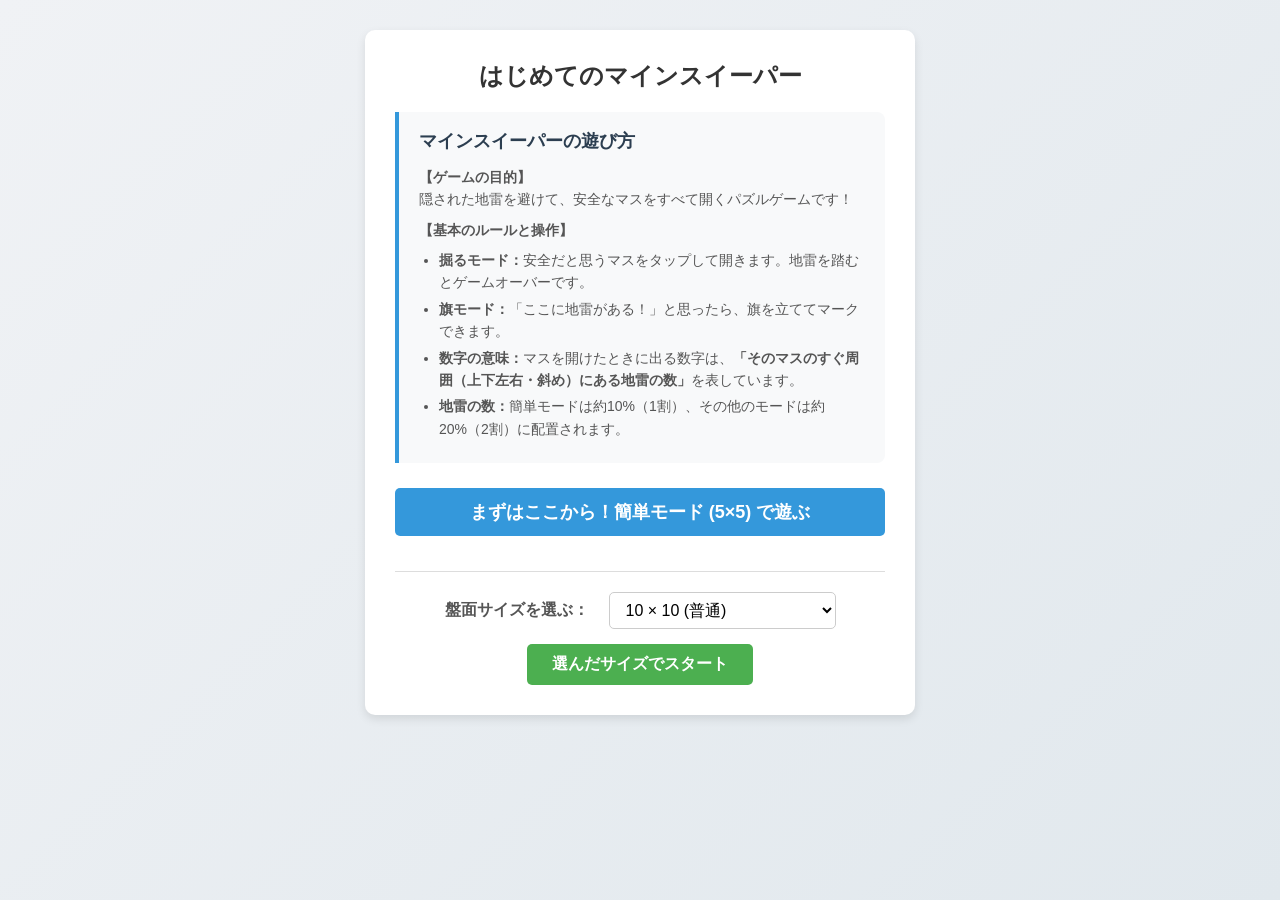
<file: index.html>
<!DOCTYPE html>
<html lang="ja">
<head>
    <meta charset="UTF-8">
    <meta name="viewport" content="width=device-width, initial-scale=1.0">
    <title>初めてのマインスイーパー</title>
    <link rel="stylesheet" href="style.css">
</head>
<body class="home-body">
    <div class="menu-container">
        <h1>はじめてのマインスイーパー</h1>
        
        <div class="guide-section">
            <h2>マインスイーパーの遊び方</h2>
            <p><strong>【ゲームの目的】</strong><br>
            隠された地雷を避けて、安全なマスをすべて開くパズルゲームです！</p>
            
            <p><strong>【基本のルールと操作】</strong></p>
            <ul>
                <li><strong>掘るモード：</strong>安全だと思うマスをタップして開きます。地雷を踏むとゲームオーバーです。</li>
                <li><strong>旗モード：</strong>「ここに地雷がある！」と思ったら、旗を立ててマークできます。</li>
                <li><strong>数字の意味：</strong>マスを開けたときに出る数字は、<strong>「そのマスのすぐ周囲（上下左右・斜め）にある地雷の数」</strong>を表しています。</li>
                <li><strong>地雷の数：</strong>簡単モードは約10%（1割）、その他のモードは約20%（2割）に配置されます。</li>
            </ul>
        </div>

        <div class="start-section">
            <!-- 簡単モードボタン：地雷1割（アシスト・救済なし） -->
            <button type="button" class="btn-primary btn-beginner" onclick="startBeginnerGame()">
                まずはここから！簡単モード (5×5) で遊ぶ
            </button>
        </div>

        <hr class="divider">

        <div class="normal-select-area">
            <label for="size"><strong>盤面サイズを選ぶ：</strong></label>
            <select id="size">
                <option value="5">5 × 5 (簡単)</option>
                <option value="10" selected>10 × 10 (普通)</option>
                <option value="15">15 × 15 (ちょっと難しい)</option>
                <option value="20">20 × 20 (上級者向け)</option>
            </select>
        </div>
        <div style="text-align: center;">
            <button type="button" class="btn-primary" onclick="startCustomGame()">選んだサイズでスタート</button>
        </div>
    </div>

    <script>
        function startBeginnerGame() {
            window.location.href = `game.html?size=5&mode=beginner`;
        }

        function startCustomGame() {
            const size = document.getElementById("size").value;
            window.location.href = `game.html?size=${size}`;
        }
    </script>
</body>
</html>
</file>
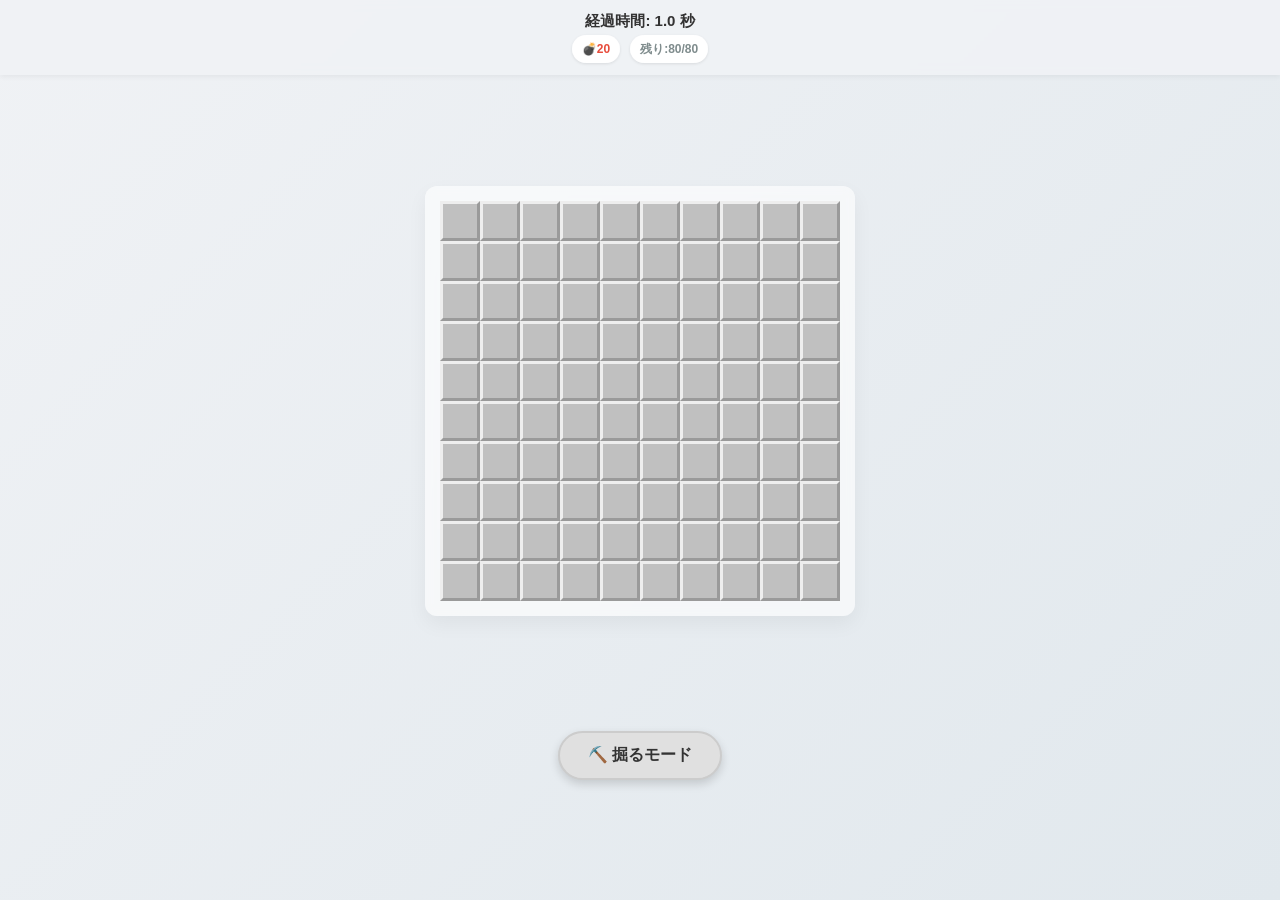
<file: game.html>
<!DOCTYPE html>
<html lang="ja">
<head>
    <meta charset="UTF-8">
    <meta name="viewport" content="width=device-width, initial-scale=1.0">
    <title>Minesweeper</title>
    <link rel="stylesheet" href="style.css">
</head>
<body>
    <canvas id="confetti-canvas"></canvas>

    <!-- 画面上部のヘッダーエリア -->
    <div class="game-header">
        <h3 id="timer-display">経過時間: 0.0 秒</h3>
        <div id="info-displays-container">
            <div id="bomb-display">
                💣 <span id="total-bomb-count">0</span>
            </div>
            <div id="remaining-display">
                残り: <span id="remaining-count">0</span>/<span id="total-count">0</span>
            </div>
        </div>
    </div>

    <!-- ゲーム画面レイアウト -->
    <div class="game-wrapper">
        <div class="board-scroll-area">
            <div id="board-container"></div>
        </div>

        <div class="mode-toggle-container">
            <button id="mode-toggle-btn" onclick="toggleMode()">
                ⛏️ 掘るモード
            </button>
        </div>
    </div>

    <div id="combo-display">
        <span id="combo-text"></span>
    </div>

    <div id="result-modal" class="modal-overlay">
        <div class="modal-content">
            <div id="modal-message"></div>
        </div>
    </div>

    <script src="main.js"></script>
</body>
</html>
</file>
<file: style.css>
body {
    font-family: sans-serif;
    margin: 0;
    background: linear-gradient(135deg, #f0f2f5 0%, #e1e8ed 100%);
    overflow-x: hidden;
    height: 100vh;
    overflow: hidden;
}

/* --- トップ画面用スタイル --- */
.home-body {
    display: flex;
    flex-direction: column;
    align-items: center;
    justify-content: flex-start;
    min-height: 100vh;
    padding: 30px 15px;
    box-sizing: border-box;
    overflow-y: auto;
}

.menu-container {
    background-color: #ffffff;
    padding: 30px;
    border-radius: 10px;
    box-shadow: 0 4px 10px rgba(0, 0, 0, 0.1);
    max-width: 550px;
    width: 100%;
    text-align: left;
    box-sizing: border-box;
}

.menu-container h1 {
    font-size: 24px;
    color: #333;
    margin-top: 0;
    margin-bottom: 20px;
    text-align: center;
}

.guide-section {
    background-color: #f8f9fa;
    border-left: 4px solid #3498db;
    padding: 15px 20px;
    margin: 20px 0;
    border-radius: 0 8px 8px 0;
    line-height: 1.6;
}

.guide-section h2 {
    font-size: 18px;
    color: #2c3e50;
    margin-top: 0;
    margin-bottom: 10px;
}

.guide-section p, .guide-section ul {
    font-size: 14px;
    color: #555;
    margin: 8px 0;
}

.guide-section ul {
    padding-left: 20px;
}

.guide-section li {
    margin-bottom: 4px;
}

.start-section {
    text-align: center;
    margin-top: 25px;
}

.menu-container label {
    font-size: 16px;
    font-weight: bold;
    color: #555;
    margin-right: 10px;
}

.menu-container select {
    padding: 8px 12px;
    font-size: 16px;
    border-radius: 5px;
    border: 1px solid #ccc;
    background-color: #fff;
}

.btn-primary {
    padding: 10px 25px;
    font-size: 16px;
    font-weight: bold;
    color: #fff;
    background-color: #4CAF50;
    border: none;
    border-radius: 5px;
    cursor: pointer;
    transition: background-color 0.2s;
}

.btn-primary:hover {
    background-color: #45a049;
}

.btn-beginner {
    background-color: #3498db;
    width: 100%;
    padding: 12px;
    font-size: 18px;
    margin-bottom: 15px;
}

.btn-beginner:hover {
    background-color: #2980b9;
}

.divider {
    margin: 20px 0;
    border: none;
    border-top: 1px solid #ddd;
}

.normal-select-area {
    display: flex;
    align-items: center;
    justify-content: center;
    gap: 10px;
    margin-bottom: 15px;
    flex-wrap: wrap;
}

/* --- ゲーム画面用スタイル --- */
.cell {
    width: 40px; height: 40px; font-size: 20px; font-weight: bold;
    background-color: #c0c0c0; border: 3px outset #eee; cursor: pointer;
    vertical-align: top; text-align: center; padding: 0; flex-shrink: 0;
    touch-action: manipulation;
}
.cell:disabled {
    background-color: #e0e0e0; border: 1px solid #999; cursor: default;
}
.num-1 { color: blue; }
.num-2 { color: green; }
.num-3 { color: red; }
.num-4 { color: darkblue; }
.num-5 { color: darkred; }
.num-6 { color: teal; }
.num-7 { color: black; }
.num-8 { color: gray; }

/* ヘッダーを画面上部に固定 */
.game-header {
    position: fixed;
    top: 0;
    left: 0;
    width: 100vw;
    height: 75px;
    background: rgba(240, 242, 245, 0.95);
    backdrop-filter: blur(5px);
    display: flex;
    flex-direction: column;
    align-items: center;
    justify-content: center;
    z-index: 100;
    box-shadow: 0 2px 5px rgba(0,0,0,0.05);
    box-sizing: border-box;
}

#timer-display {
    margin: 0 0 4px 0;
    font-size: 15px;
    text-align: center;
    font-weight: bold;
    color: #333;
}

#info-displays-container {
    display: flex;
    gap: 10px;
    justify-content: center;
    transition: opacity 0.2s ease;
}

#bomb-display, #remaining-display {
    height: 28px;
    display: flex;
    align-items: center;
    justify-content: center;
    white-space: nowrap;
    box-sizing: border-box;
    font-size: 12px;
    font-weight: bold;
    background-color: rgba(255, 255, 255, 0.95);
    padding: 0 10px;
    border-radius: 14px;
    box-shadow: 0 1px 3px rgba(0,0,0,0.1);
}

#bomb-display { color: #e74c3c; }
#remaining-display { color: #7f8c8d; }

/* ゲーム全体のラッパー */
.game-wrapper {
    display: flex;
    flex-direction: column;
    align-items: center; 
    justify-content: center;
    width: 100vw;
    height: 100vh;
    padding: 80px 0 20px 0;
    box-sizing: border-box;
}

/* 盤面のスクロールエリア */
.board-scroll-area {
    display: flex;
    justify-content: flex-start;
    align-items: flex-start;
    width: 100%;
    max-width: 100vw;
    height: 100%;
    overflow: auto;
    padding: 10px 40px 50px 40px; 
    box-sizing: border-box;
    -webkit-overflow-scrolling: touch;
    scroll-behavior: smooth; 
}

@media screen and (min-width: 768px) {
    .board-scroll-area {
        padding: 10px 50px 0px 50px; 
    }
}

.board-row {
    display: flex;
    justify-content: center; 
}

#board-container {
    display: flex;
    flex-direction: column;
    align-items: center;
    margin: auto;
    background: rgba(255, 255, 255, 0.6);
    padding: 15px;
    border-radius: 12px;
    box-shadow: 0 8px 20px rgba(0, 0, 0, 0.05);
    backdrop-filter: blur(5px);
    flex-shrink: 0;
}

/* モード切替ボタンの調整 */
.mode-toggle-container {
    text-align: center;
    position: relative;
    bottom: auto;
    left: auto;
    transform: none;
    z-index: 100;
    flex-shrink: 0;
}

#mode-toggle-btn {
    padding: 12px 28px;
    font-size: 16px;
    font-weight: bold;
    border-radius: 30px;
    border: 2px solid #ccc;
    color: #333333;
    background-color: #e0e0e0;
    cursor: pointer;
    box-shadow: 0 4px 10px rgba(0, 0, 0, 0.15);
    transition: background-color 0.2s, transform 0.1s;
    -webkit-tap-highlight-color: transparent;
}

#mode-toggle-btn:active {
    transform: scale(0.95);
}

/* 盤面サイズごとの余白・レイアウト微調整 */
body.board-size-5 .mode-toggle-container { margin-top: 20px; margin-bottom: 250px; }
body.board-size-10 .mode-toggle-container { margin-top: 20px; margin-bottom: 100px; }
body.board-size-15 .mode-toggle-container { margin-top: 20px; margin-bottom: 50px; }

body.board-size-20 .game-wrapper { padding-top: 75px; padding-bottom: 10px; }
body.board-size-20 .board-scroll-area { padding: 5px 20px 60px 20px; }
body.board-size-20 .mode-toggle-container { margin-top: 8px; margin-bottom: 10px; }
body.board-size-20 #mode-toggle-btn { padding: 8px 20px; font-size: 14px; }

/* --- コンボパネルデザイン（画面右上に配置） --- */
#combo-display {
    position: fixed;
    top: 15px;
    right: 15px;
    background-color: #fff9e6;
    border: 2px solid #f39c12;
    height: 36px; 
    min-width: 110px;
    box-sizing: border-box;
    padding: 0 14px;
    border-radius: 18px; 
    filter: drop-shadow(0 2px 5px rgba(0, 0, 0, 0.15));
    pointer-events: none;
    opacity: 0;
    transform: translateY(-10px);
    transition: opacity 0.3s ease, transform 0.3s ease;
    display: flex;
    align-items: center;
    justify-content: center;
    z-index: 200; 
}

#combo-display.combo-active {
    opacity: 1;
    transform: translateY(0);
}

#combo-text {
    font-size: 14px;
    font-weight: bold;
    color: #d35400;
    display: inline-block; 
}

.combo-pop {
    animation: bounce-anim 0.15s ease-out;
}

@keyframes bounce-anim {
    0%   { transform: scale(1); }
    50%  { transform: scale(1.15); }
    100% { transform: scale(1); }
}

/* モーダルウィンドウ */
.modal-overlay {
    position: fixed;
    top: 0; left: 0;
    width: 100vw; height: 100vh;
    background-color: rgba(0, 0, 0, 0.3);
    display: flex;
    align-items: center;
    justify-content: center;
    z-index: 1000;
    opacity: 0;
    visibility: hidden;
    transition: opacity 0.3s ease, visibility 0.3s ease;
}

.modal-overlay.modal-active {
    opacity: 1;
    visibility: visible;
}

.modal-content {
    background-color: #ffffff;
    padding: 30px 40px;
    border-radius: 12px;
    text-align: center;
    box-shadow: 0 10px 25px rgba(0, 0, 0, 0.3);
    transform: scale(0.9);
    transition: transform 0.3s ease;
}

.modal-overlay.modal-active .modal-content {
    transform: scale(1);
}

.modal-content h2 { margin-top: 0; margin-bottom: 20px; font-size: 22px; }

.modal-btn {
    display: inline-block;
    padding: 10px 25px;
    background-color: #4CAF50;
    color: #fff;
    text-decoration: none;
    font-weight: bold;
    border-radius: 5px;
    transition: background-color 0.2s;
}

.modal-btn:hover { background-color: #45a049; }

#confetti-canvas {
    position: fixed;
    top: 0; left: 0;
    width: 100vw; height: 100vh;
    pointer-events: none;
    z-index: 1500;
}
</file>
